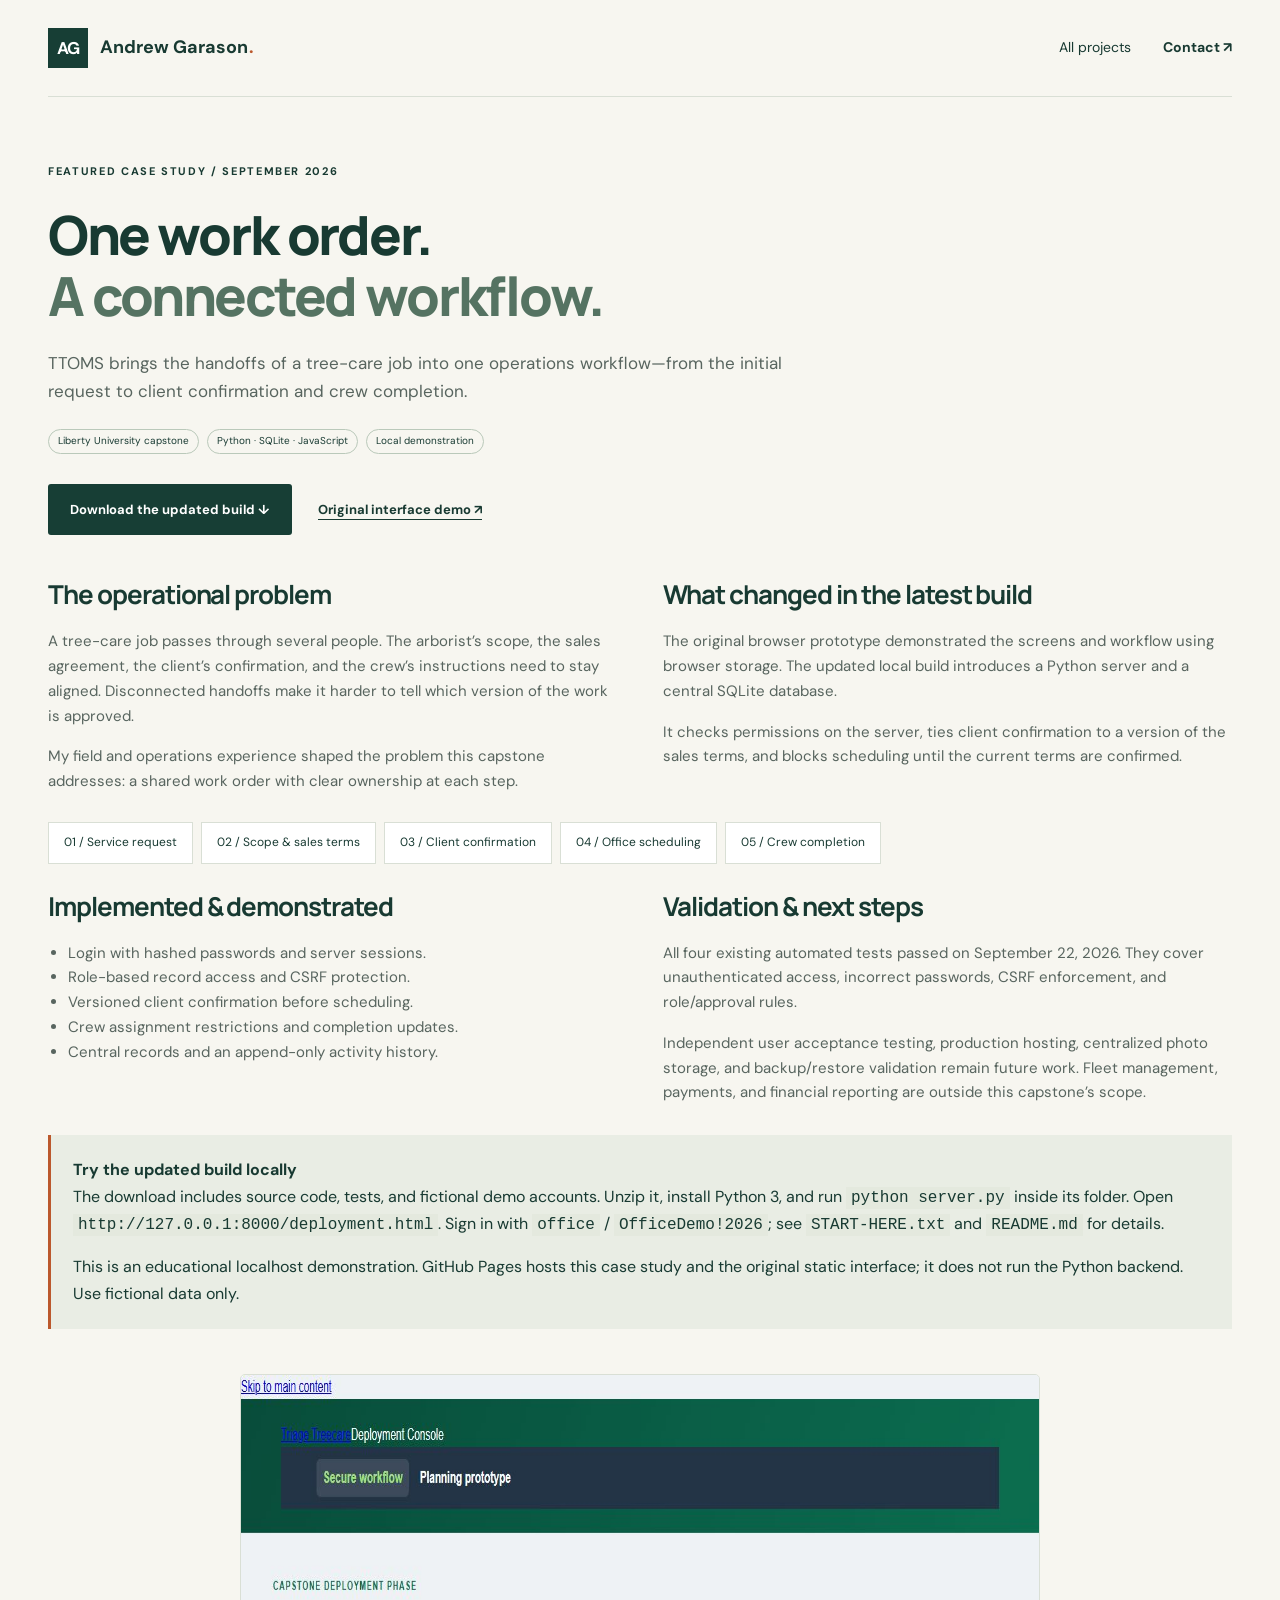
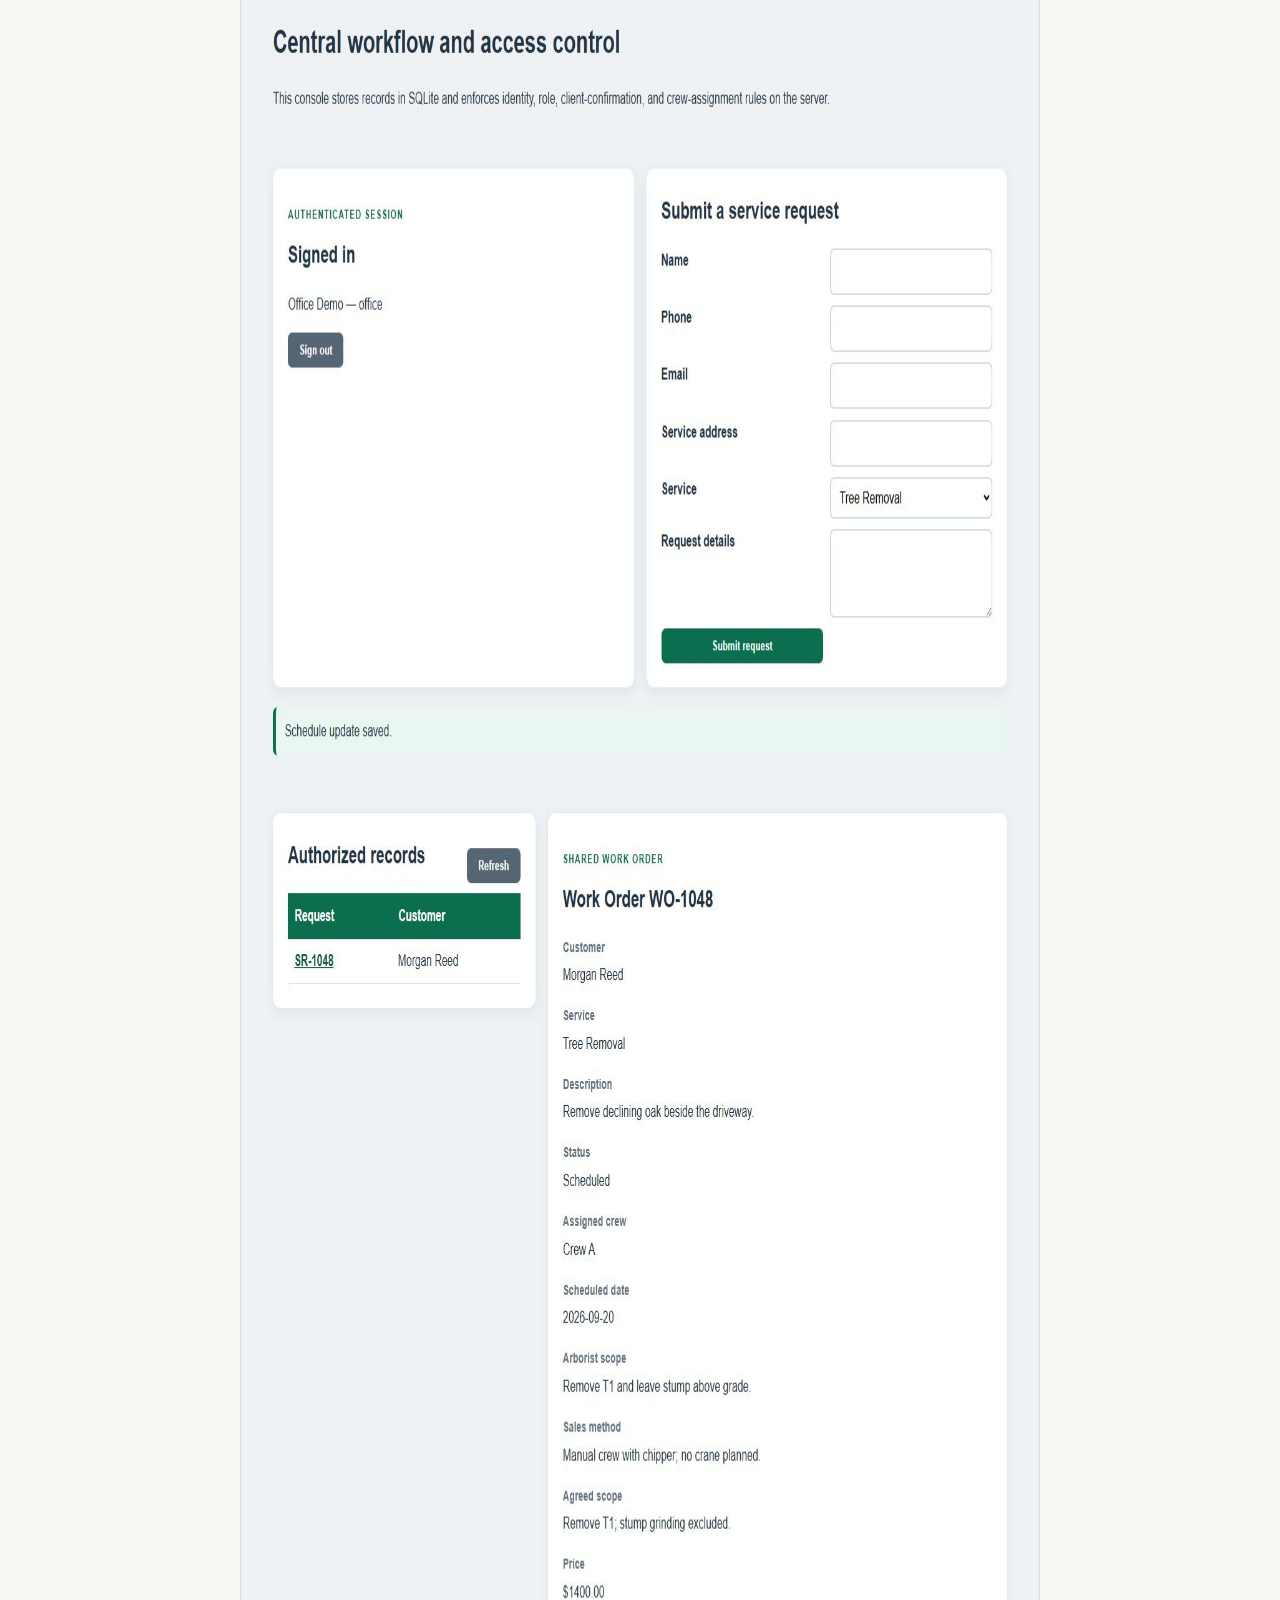
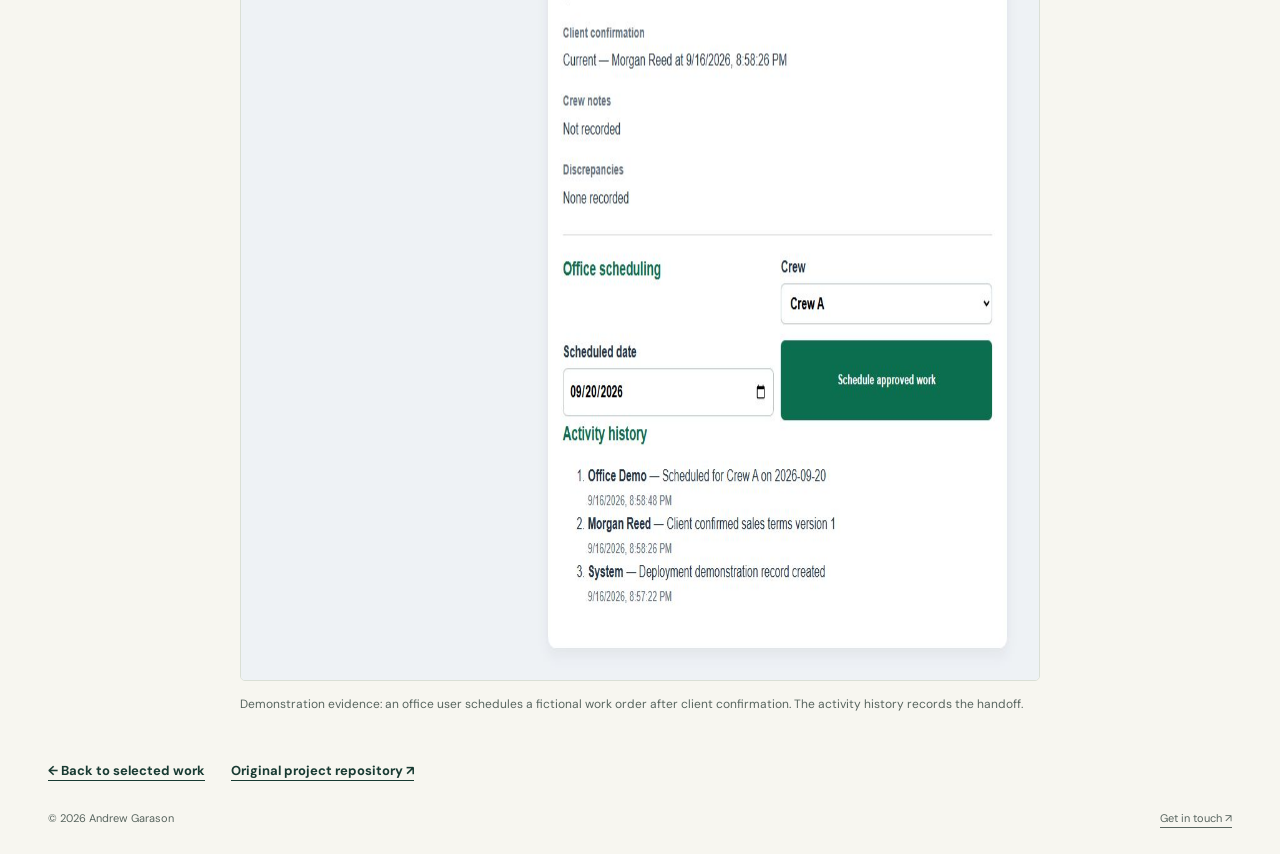
<file: projects/ttoms.html>
<!doctype html><html lang="en"><head><meta charset="utf-8"><meta name="viewport" content="width=device-width,initial-scale=1"><title>TTOMS Case Study | Andrew Garason</title><meta name="description" content="A tree-care operations capstone with a Python and SQLite demonstration of role-based access, client confirmation, scheduling, and crew workflows."><link rel="stylesheet" href="../style/style.css"></head><body><a class="skip" href="#main">Skip to content</a><header class="site-header wrap"><a class="brand" href="../"><span class="monogram">AG</span> Andrew Garason<span class="brand-dot">.</span></a><nav aria-label="Main navigation"><a href="../#projects">All projects</a><a href="../#contact">Contact ↗</a></nav></header><main id="main" class="wrap"><section class="case-hero"><p class="eyebrow">Featured case study / September 2026</p><h1>One work order.<br><em>A connected workflow.</em></h1><p class="intro">TTOMS brings the handoffs of a tree-care job into one operations workflow—from the initial request to client confirmation and crew completion.</p><div class="tags"><span>Liberty University capstone</span><span>Python · SQLite · JavaScript</span><span>Local demonstration</span></div><div class="actions"><a class="button" href="../downloads/ttoms-local-demo.zip" download>Download the updated build ↓</a><a class="text-link" href="https://garason.github.io/TTOMS-Capstone/">Original interface demo ↗</a></div></section><div class="case-grid"><section><h2>The operational problem</h2><p>A tree-care job passes through several people. The arborist’s scope, the sales agreement, the client’s confirmation, and the crew’s instructions need to stay aligned. Disconnected handoffs make it harder to tell which version of the work is approved.</p><p>My field and operations experience shaped the problem this capstone addresses: a shared work order with clear ownership at each step.</p></section><section><h2>What changed in the latest build</h2><p>The original browser prototype demonstrated the screens and workflow using browser storage. The updated local build introduces a Python server and a central SQLite database.</p><p>It checks permissions on the server, ties client confirmation to a version of the sales terms, and blocks scheduling until the current terms are confirmed.</p></section></div><div class="workflow" aria-label="Workflow stages"><span>01 / Service request</span><span>02 / Scope & sales terms</span><span>03 / Client confirmation</span><span>04 / Office scheduling</span><span>05 / Crew completion</span></div><div class="case-grid"><section><h2>Implemented & demonstrated</h2><ul><li>Login with hashed passwords and server sessions.</li><li>Role-based record access and CSRF protection.</li><li>Versioned client confirmation before scheduling.</li><li>Crew assignment restrictions and completion updates.</li><li>Central records and an append-only activity history.</li></ul></section><section><h2>Validation & next steps</h2><p>All four existing automated tests passed on September 22, 2026. They cover unauthenticated access, incorrect passwords, CSRF enforcement, and role/approval rules.</p><p>Independent user acceptance testing, production hosting, centralized photo storage, and backup/restore validation remain future work. Fleet management, payments, and financial reporting are outside this capstone’s scope.</p></section></div><aside class="case-note"><strong>Try the updated build locally</strong><p>The download includes source code, tests, and fictional demo accounts. Unzip it, install Python 3, and run <code>python server.py</code> inside its folder. Open <code>http://127.0.0.1:8000/deployment.html</code>. Sign in with <code>office</code> / <code>OfficeDemo!2026</code>; see <code>START-HERE.txt</code> and <code>README.md</code> for details.</p><p>This is an educational localhost demonstration. GitHub Pages hosts this case study and the original static interface; it does not run the Python backend. Use fictional data only.</p></aside><figure class="case-evidence"><img src="../images/ttoms-scheduling.png" width="1279" height="2507" alt="The TTOMS office demonstration showing a confirmed work order scheduled for Crew A and its activity history" loading="lazy"><figcaption>Demonstration evidence: an office user schedules a fictional work order after client confirmation. The activity history records the handoff.</figcaption></figure><div class="actions"><a class="text-link" href="../#projects">← Back to selected work</a><a class="text-link" href="https://github.com/Garason/TTOMS-Capstone">Original project repository ↗</a></div></main><footer class="wrap"><span>© 2026 Andrew Garason</span><a href="../#contact">Get in touch ↗</a></footer></body></html>
</file>
<file: style/style.css>
@import url('https://fonts.googleapis.com/css2?family=DM+Sans:wght@400;500;600;700&family=Manrope:wght@400;500;600;700;800&display=swap');
:root{--paper:#f7f6f0;--ink:#183a32;--muted:#58655f;--line:#d9dfd5;--accent:#bb582c;--green:#173e35}*{box-sizing:border-box}html{scroll-behavior:smooth;scroll-padding-top:30px}body{margin:0;background:var(--paper);color:var(--ink);font:16px/1.65 'DM Sans',sans-serif}a{color:inherit;text-underline-offset:5px}img{max-width:100%;display:block}h1,h2,h3,p,figure{margin:0}h1,h2,h3{font-family:Manrope,sans-serif;line-height:1.12;letter-spacing:-.04em}p+p{margin-top:16px}.wrap{max-width:1200px;width:calc(100% - 96px);margin-inline:auto}.site-header{display:flex;justify-content:space-between;align-items:center;padding:28px 0;border-bottom:1px solid var(--line)}.brand{display:flex;align-items:center;font-weight:700;font-size:18px;text-decoration:none;gap:12px}.brand-dot{color:var(--accent);margin-left:-11px}.monogram{background:var(--green);color:white;padding:6px 9px;font-size:17px;letter-spacing:-1px}nav{display:flex;gap:32px;font-size:14px}nav a{text-decoration:none}nav a:last-child{font-weight:700}a:hover{text-decoration:underline}.hero{display:grid;grid-template-columns:1.25fr 1fr;gap:70px;padding-top:80px;padding-bottom:72px;align-items:center}.eyebrow{font-size:11px;letter-spacing:.15em;text-transform:uppercase;font-weight:700;margin-bottom:24px}.status-dot{display:inline-block;width:7px;height:7px;background:var(--accent);border-radius:50%;margin-right:8px}h1{font-size:clamp(38px,4.5vw,60px);font-weight:800;line-height:1.12}h1 em{font-style:normal;color:#557362}.intro{font-size:17px;color:var(--muted);max-width:520px;margin-top:24px}.hero-detail{font-size:13px;color:var(--muted);margin-top:20px}.actions{display:flex;gap:26px;align-items:center;margin-top:30px}.button{display:inline-flex;align-items:center;justify-content:space-between;gap:30px;background:var(--green);color:white;text-decoration:none;padding:15px 22px;font-size:13px;font-weight:700;border-radius:3px}.button:hover{background:#2d594b;text-decoration:none}.text-link{font-size:13px;font-weight:700}.hero-photo{position:relative;padding:0 0 30px 16px}.hero-photo:before{content:'';position:absolute;background:#e3e7dc;inset:25px -18px 0 40px;z-index:-1}.hero-photo img{width:100%;height:470px;object-fit:cover;object-position:42% 50%;border-radius:100px 3px 3px 3px;filter:saturate(.7)}.hero-photo figcaption{font-size:11px;display:flex;justify-content:space-between;gap:10px;margin-top:13px}.photo-label{position:absolute;bottom:80px;left:-15px;background:var(--paper);padding:18px 22px;font-size:10px;letter-spacing:.12em;line-height:1.8;border-left:3px solid var(--accent)}.metrics{display:grid;grid-template-columns:repeat(3,1fr);border-top:1px solid var(--line);border-bottom:1px solid var(--line);padding:25px 0;gap:32px}.metrics>div+div{border-left:1px solid var(--line);padding-left:40px}.metrics strong{font:700 34px Manrope,sans-serif;letter-spacing:-.04em}.metrics strong span{font-size:17px;font-weight:500}.metrics p{font-size:12px;color:var(--muted);margin-top:4px}.section{padding-top:85px;padding-bottom:85px}.section-heading{display:flex;justify-content:space-between;gap:30px;align-items:end;margin-bottom:35px}.section-heading .eyebrow{margin-bottom:16px}h2{font-size:clamp(29px,3vw,40px);font-weight:700}.section-heading>p{color:var(--muted);font-size:13px}.featured{display:grid;grid-template-columns:1fr 1.1fr;background:#e9ede4;border:1px solid var(--line);border-radius:6px;overflow:hidden}.project-copy{padding:42px}.project-number{font-size:10px;letter-spacing:.12em;font-weight:700;color:var(--muted)}.tags{display:flex;gap:8px;flex-wrap:wrap;margin-top:24px}.tags span,.status{font-size:10px;border:1px solid #bac9ba;border-radius:20px;padding:3px 9px}.project-copy h3{font-size:44px;margin:16px 0 8px}.project-subtitle{font-weight:600;font-size:13px;line-height:1.5}.project-copy>p:not(.project-number):not(.project-subtitle){color:var(--muted);font-size:14px}.tech{font-size:11px;letter-spacing:.03em;color:var(--muted);margin:25px 0}.tech span{padding:0 6px}.project-preview{align-self:center;position:relative;display:block;background:#fff;margin:40px 0 40px 15px;box-shadow:0 12px 35px #15382c15;border:1px solid #c5cfc5;border-right:0;border-radius:7px 0 0 7px;overflow:hidden;height:440px}.project-preview>img{width:100%;height:auto}.window-bar{height:32px;background:#fafbf9;display:flex;align-items:center;gap:5px;padding:0 12px;border-bottom:1px solid var(--line)}.window-bar>span{width:6px;height:6px;background:#bcc9be;border-radius:50%}.window-bar small{margin-left:12px;font-size:9px;color:var(--muted)}.preview-caption{position:absolute;bottom:0;left:0;right:0;padding:17px 20px;background:var(--green);color:white;font-size:9px;letter-spacing:.12em}.preview-caption span{display:block;font-size:13px;letter-spacing:0;margin-top:4px}.project-grid{display:grid;grid-template-columns:1fr 1fr;gap:24px;margin-top:24px}.project-card{padding:32px;border:1px solid var(--line);border-radius:6px;display:flex;flex-direction:column;align-items:start}.card-top{display:flex;justify-content:space-between;gap:10px;width:100%;align-items:center}.project-icon{font:700 48px Manrope,sans-serif;color:#426451;margin:30px 0 20px;line-height:1}.project-icon span{color:var(--accent)}.project-card h3{font-size:26px;margin-bottom:15px}.project-card>p:not(.tech){font-size:14px;color:var(--muted)}.project-card .text-link{margin-top:auto}.experience{background:var(--green);color:#f4f5ec}.experience .eyebrow{color:#baccad}.experience .section-heading>p{color:#c1d0c7}.experience-grid{display:grid;grid-template-columns:repeat(3,1fr);gap:40px;margin-top:55px}.experience-grid article{border-top:1px solid #ffffff35;padding-top:26px}.fleet-number{font:600 40px Manrope,sans-serif;margin-bottom:28px;letter-spacing:-.05em}.fleet-number span{display:block;font:400 12px 'DM Sans',sans-serif;letter-spacing:0;color:#c1d0c7;margin-top:7px}.experience h3{font-size:20px;letter-spacing:-.025em}.experience .role{color:#c1d0c7;font-size:11px;margin-top:12px}.experience article>p:last-child{color:#c1d0c7;font-size:13px;line-height:1.85}.education{display:grid;grid-template-columns:1.1fr 1fr;gap:80px}.education .intro{font-size:15px}.education-card{border-left:2px solid var(--accent);padding-left:24px}.education-card h3{font-size:22px;margin-top:15px;margin-bottom:8px}.education-card p{font-size:13px}.muted{color:var(--muted)}.skills{margin-top:30px;padding-left:24px}.skills h3{font-size:14px;letter-spacing:0;margin-bottom:10px}.skills p{font-size:13px}.contact{background:#e6ebdf;padding:55px;text-align:center;border-radius:6px}.contact .eyebrow{color:#626f58}.contact h2{font-size:44px}.contact p:not(.eyebrow){color:var(--muted);font-size:14px;margin:20px 0 25px}.contact-links{display:flex;gap:25px;justify-content:center;font-size:12px;margin-top:22px}footer{display:flex;justify-content:space-between;gap:20px;padding:28px 0;color:var(--muted);font-size:11px}.skip{position:absolute;top:-100px;left:15px;background:white;padding:12px;z-index:10}.skip:focus{top:10px}:focus-visible{outline:3px solid var(--accent);outline-offset:5px}.case-hero{padding:65px 0 45px;max-width:850px}.case-hero h1{font-size:54px}.case-hero .intro{max-width:750px}.case-grid{display:grid;grid-template-columns:1fr 1fr;gap:45px}.case-grid h2{font-size:26px;margin-bottom:20px}.case-grid p,.case-grid li{font-size:15px;color:var(--muted)}.case-grid ul{padding-left:20px}.case-note{padding:22px;border-left:3px solid var(--accent);background:#e9ede4;margin:30px 0}.case-evidence{max-width:800px;margin:45px auto}.case-evidence img{border:1px solid var(--line);border-radius:5px}.case-evidence figcaption{font-size:12px;color:var(--muted);margin-top:14px}.workflow{display:flex;flex-wrap:wrap;gap:8px;margin:28px 0}.workflow span{border:1px solid var(--line);padding:10px 15px;font-size:12px;background:white}code{background:#e4e9de;padding:2px 5px;overflow-wrap:anywhere}
@media(min-width:1500px){.hero-photo img{height:490px}}@media(max-width:950px){.wrap{width:calc(100% - 48px)}.hero{gap:35px}.hero-photo img{height:400px}.hero-photo figcaption{display:block}.hero-photo figcaption span{display:block}.project-copy{padding:28px}.education{gap:35px}.card-top{align-items:start;flex-direction:column}.experience-grid{gap:25px}.metrics>div+div{padding-left:24px}}@media(max-width:650px){.wrap{width:calc(100% - 40px)}.site-header{padding:20px 0;align-items:start;gap:20px}.brand{font-size:14px;gap:7px}.brand-dot{margin-left:-7px}.monogram{font-size:14px}nav{gap:14px;flex-wrap:wrap;font-size:11px;justify-content:end;max-width:155px}.hero{grid-template-columns:1fr;padding-top:45px;padding-bottom:35px;gap:35px}h1{font-size:42px}.eyebrow{font-size:9px;letter-spacing:.12em}.hero-photo{max-width:430px;width:100%;padding-left:10px}.hero-photo img{height:350px;border-top-left-radius:70px}.hero-photo:before{right:0}.hero-photo figcaption{display:flex;font-size:9px}.photo-label{left:0;bottom:70px}.metrics{gap:10px;padding:20px 0}.metrics strong{font-size:29px}.metrics strong span{display:block;font-size:12px}.metrics p{font-size:10px}.metrics>div+div{padding-left:13px}.section{padding-top:55px;padding-bottom:55px}.section-heading{display:block}.section-heading>p{margin-top:18px}.featured,.project-grid,.experience-grid,.education,.case-grid{grid-template-columns:1fr}.project-copy{padding:28px}.project-preview{margin:0 20px 25px;height:340px;border-right:1px solid #c5cfc5;border-radius:5px}.project-card{padding:26px}.card-top{flex-direction:row}.experience-grid{gap:30px;margin-top:30px}.fleet-number{margin-bottom:15px}.education{gap:35px}.contact{padding:35px 22px}.contact h2{font-size:34px}footer{flex-wrap:wrap;font-size:10px}.case-hero h1{font-size:39px}.case-hero{padding-top:40px}.actions{flex-wrap:wrap;gap:20px}.case-grid{gap:35px}}@media(prefers-reduced-motion:reduce){html{scroll-behavior:auto}}
</file>
